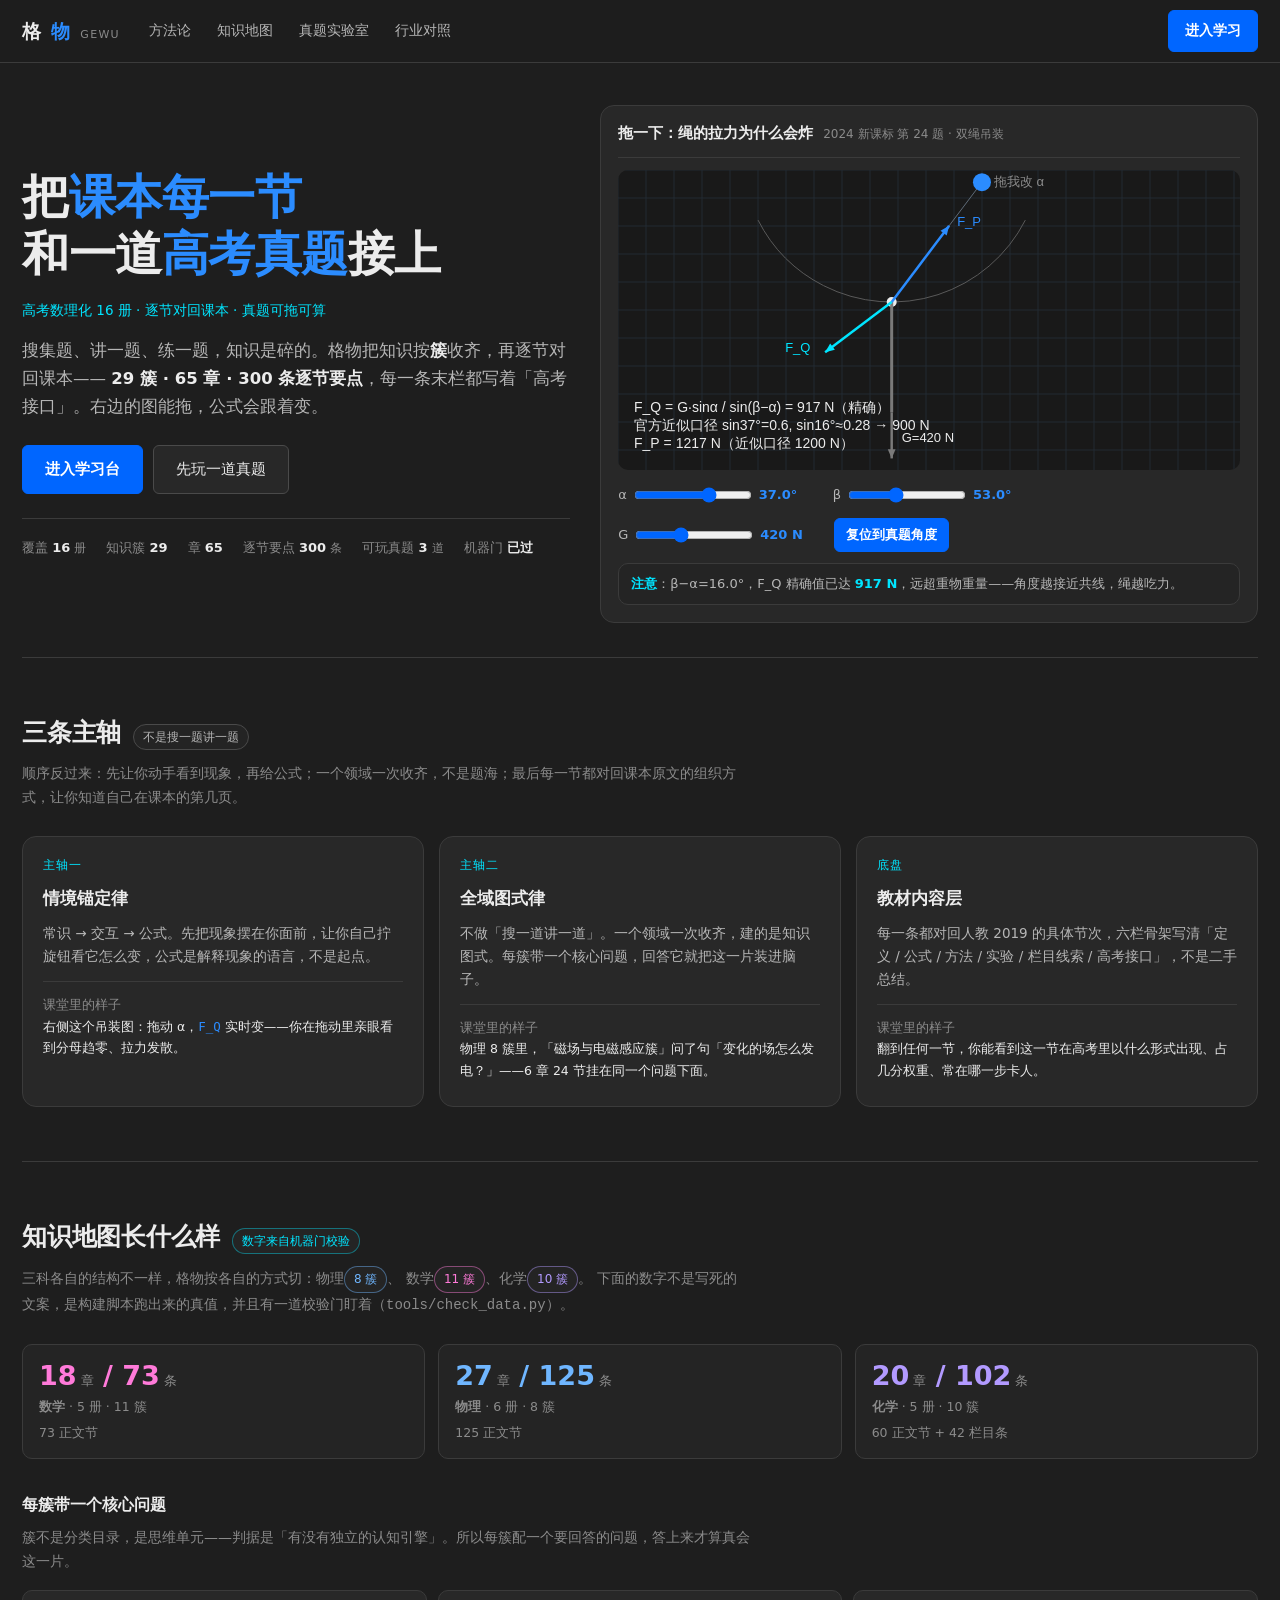
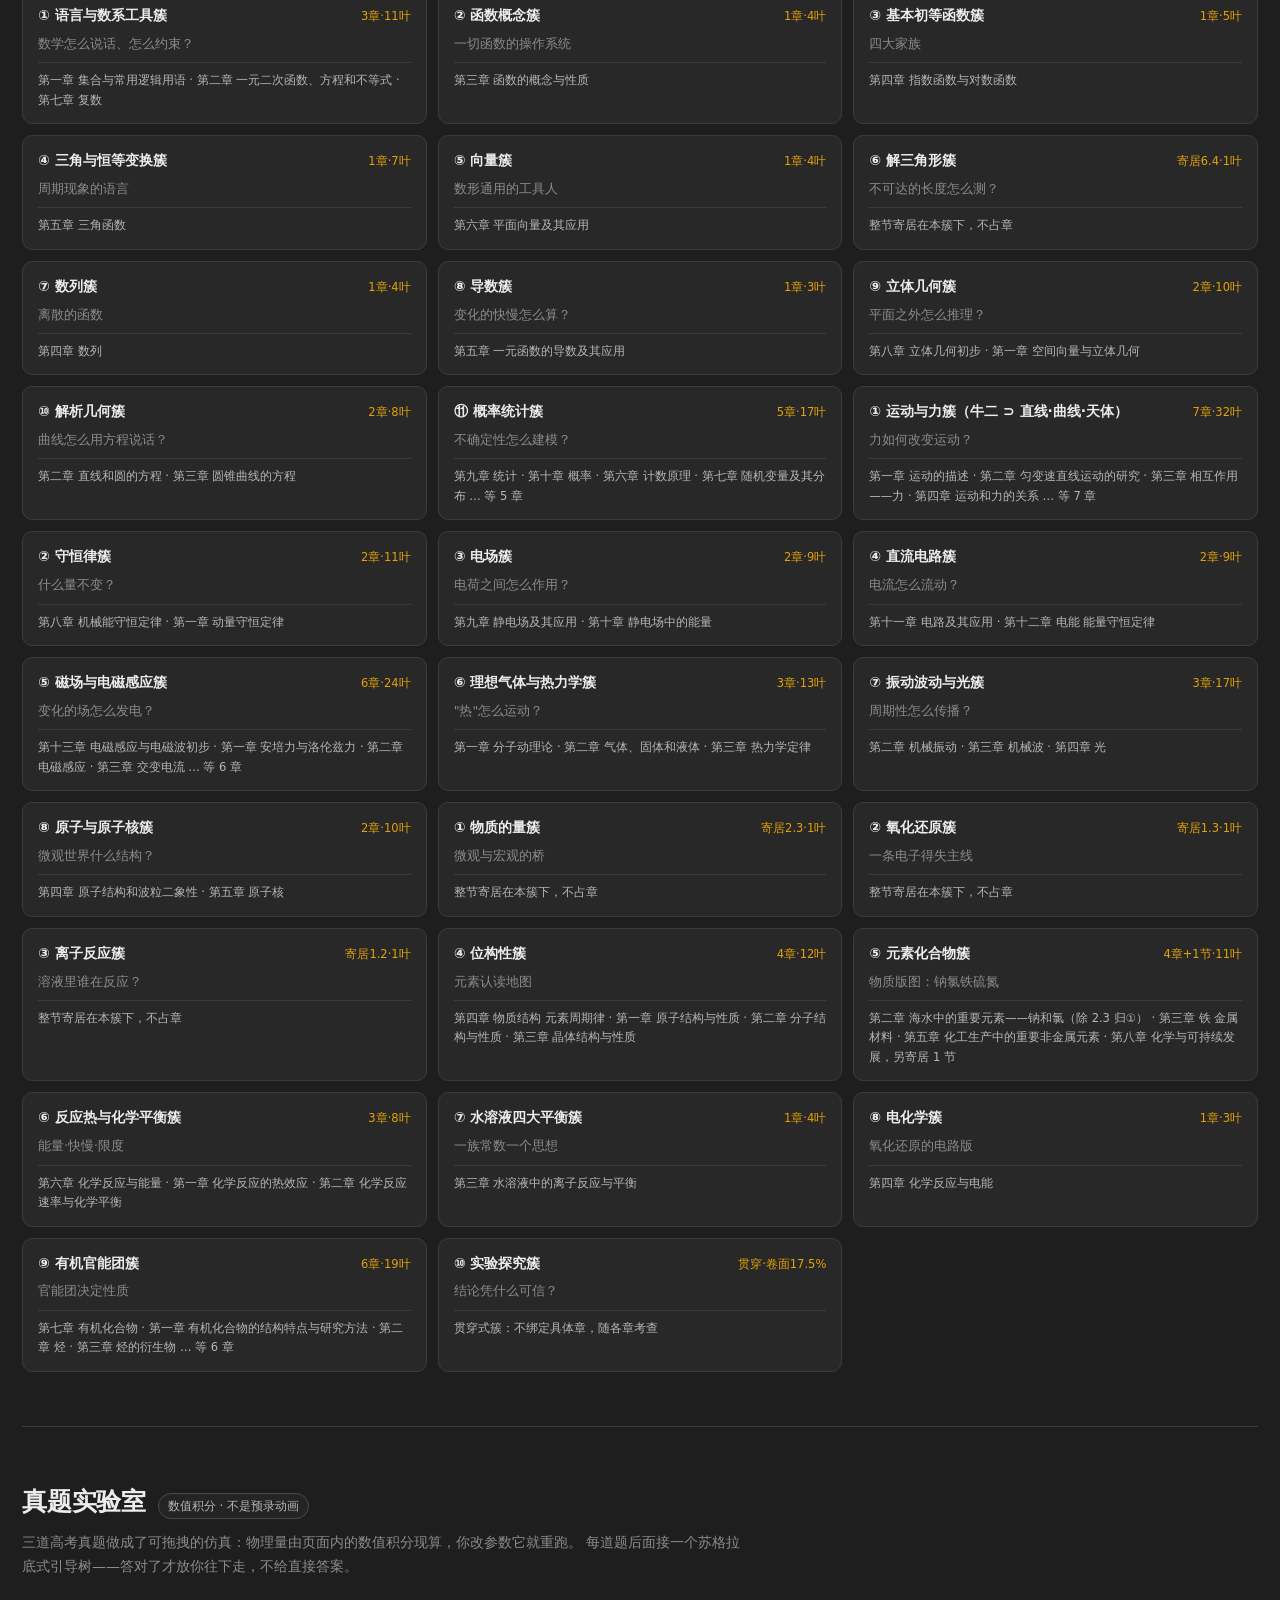
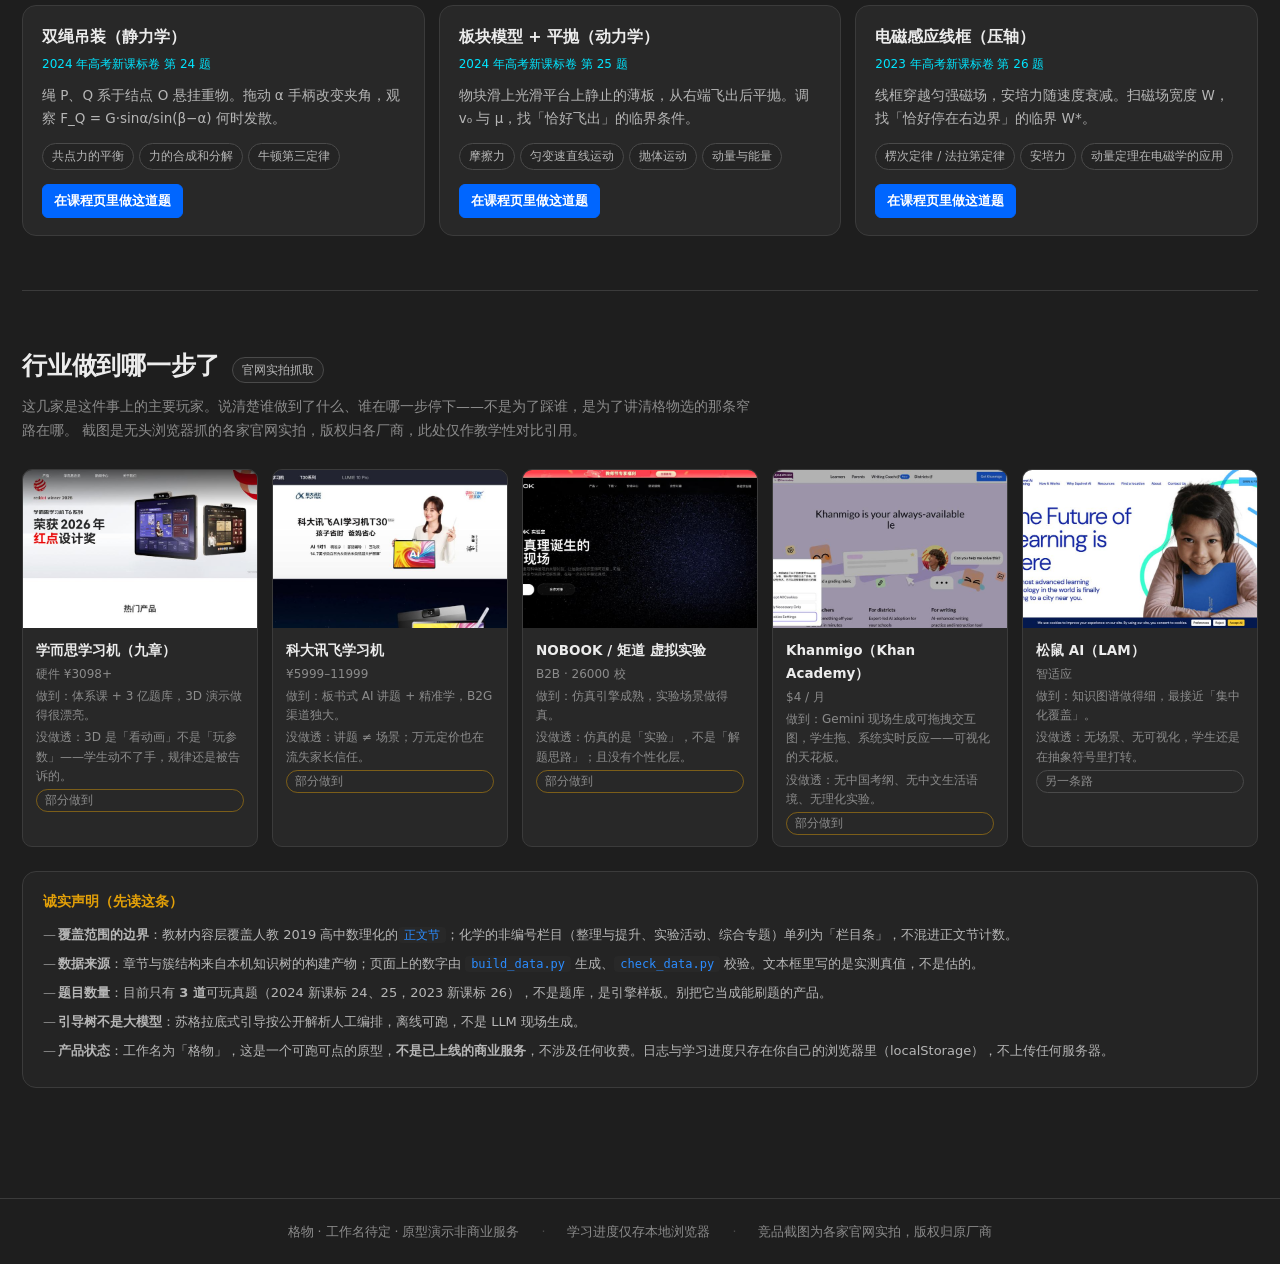
<file: index.html>
<!DOCTYPE html>
<html lang="zh-CN">
<head>
<meta charset="UTF-8">
<meta name="viewport" content="width=device-width, initial-scale=1.0">
<title>格物 · 高中数理化的知识地图与真题实验室</title>
<meta name="description" content="人教 2019 全 16 册 · 29 簇 · 65 章 · 300 条逐节要点，配三道高考真题的可拖拽交互实验。">
<link rel="icon" href="favicon.svg" type="image/svg+xml">
<link rel="stylesheet" href="vendor/katex/katex.min.css">
<link rel="stylesheet" href="assets/site.css">
<style>
  /* ── 落地页专用 ── */
  .wrap { max-width: var(--shell); margin: 0 auto; padding: 0 22px; }

  .hero {
    display: grid; grid-template-columns: minmax(0, 5fr) minmax(0, 6fr);
    gap: 30px; align-items: center;
    padding: 42px 0 34px;
    border-bottom: 1px solid var(--line);
  }
  @media (max-width: 1020px) { .hero { grid-template-columns: 1fr; padding-top: 26px; } }

  h1 {
    font-size: clamp(30px, 4.4vw, 47px); line-height: 1.22;
    font-weight: 700; letter-spacing: -.01em; margin-bottom: 16px;
  }
  h1 .hl { color: var(--accent-2); }
  .scope { font-size: 13.5px; color: var(--signal); margin-bottom: 15px; }
  .lede { font-size: 16.5px; color: var(--ink-2); max-width: 34em; }
  .lede b { color: var(--ink); font-weight: 600; }

  .cta-row { display: flex; gap: 10px; flex-wrap: wrap; margin-top: 24px; align-items: center; }
  .cta-row .btn { padding: 11px 22px; font-size: 15px; }

  .statline {
    display: flex; flex-wrap: wrap; gap: 6px 20px; margin-top: 24px;
    padding-top: 18px; border-top: 1px solid var(--line);
    font-size: 13px; color: var(--dim);
  }
  .statline b { color: var(--ink); font-weight: 700; font-variant-numeric: tabular-nums; }
  .statline .u { color: var(--dim); font-size: 12px; }

  /* 交互台 */
  .bench {
    background: var(--panel); border: 1px solid var(--line);
    border-radius: var(--r-3); padding: 15px 17px 17px;
  }
  .bench-head {
    display: flex; align-items: baseline; gap: 10px; flex-wrap: wrap;
    margin-bottom: 12px; padding-bottom: 11px; border-bottom: 1px solid var(--line);
  }
  .bench-head h2 { font-size: 15px; font-weight: 700; }
  .bench-head .sub { font-size: 12px; color: var(--dim); }

  .bench canvas { display: block; width: 100%; background: #191919; border-radius: var(--r-2); touch-action: none; }

  .controls { display: flex; flex-wrap: wrap; gap: 10px 16px; margin-top: 12px; align-items: center; font-size: 13px; }
  .controls label { display: flex; align-items: center; gap: 7px; color: var(--ink-2); }
  .controls input[type=range] { width: 118px; accent-color: var(--accent); }
  .controls .val { min-width: 58px; color: var(--accent-2); font-weight: 600; font-variant-numeric: tabular-nums; }
  .controls select {
    font: inherit; background: var(--bg-2); color: var(--ink);
    border: 1px solid var(--line-2); border-radius: var(--r-1); padding: 5px 8px;
  }
  .verdict {
    margin-top: 11px; padding: 9px 12px; border-radius: var(--r-2);
    background: var(--bg-2); border: 1px solid var(--line);
    font-size: 13px; color: var(--ink-2); line-height: 1.65;
  }
  .verdict b { color: var(--signal); font-weight: 600; }

  /* 章节 */
  section.sec { padding: 54px 0; border-bottom: 1px solid var(--line); }
  section.sec:last-of-type { border-bottom: 0; }
  .sec-head { display: flex; align-items: baseline; gap: 12px; flex-wrap: wrap; margin-bottom: 8px; }
  h2.sec-t { font-size: 25px; font-weight: 700; letter-spacing: -.01em; }
  .sec-sub { font-size: 14px; color: var(--dim); max-width: 52em; margin-bottom: 26px; line-height: 1.7; }

  /* 三主轴卡 */
  .axes { display: grid; grid-template-columns: repeat(auto-fit, minmax(268px, 1fr)); gap: 15px; }
  .axis {
    background: var(--panel); border: 1px solid var(--line);
    border-radius: var(--r-3); padding: 19px 20px;
  }
  .axis h3 { font-size: 16.5px; margin-bottom: 9px; }
  .axis .tag { font-size: 11.5px; color: var(--signal); letter-spacing: .1em; margin-bottom: 10px; }
  .axis p { font-size: 13.5px; color: var(--ink-2); }
  .axis dl { margin-top: 13px; padding-top: 12px; border-top: 1px solid var(--line); font-size: 12.5px; }
  .axis dt { color: var(--dim); }
  .axis dd { color: var(--ink); margin-bottom: 6px; }
  .axis dd .mono { font-family: var(--mono); color: var(--accent-2); }

  /* 数据条 */
  .layers { display: grid; grid-template-columns: repeat(auto-fit, minmax(190px, 1fr)); gap: 13px; margin-top: 6px; }
  .layer {
    background: var(--bg-2); border: 1px solid var(--line); border-radius: var(--r-2);
    padding: 15px 16px;
  }
  .layer .n { font-size: 27px; font-weight: 700; font-variant-numeric: tabular-nums; line-height: 1.15; }
  .layer .n small { font-size: 13px; color: var(--dim); font-weight: 400; margin-left: 4px; }
  .layer .lb { font-size: 12.5px; color: var(--dim); margin-top: 5px; }
  .layer.math .n { color: var(--m); }
  .layer.phys .n { color: var(--p); }
  .layer.chem .n { color: var(--c); }

  /* 簇表 */
  .clusters { display: grid; grid-template-columns: repeat(auto-fit, minmax(310px, 1fr)); gap: 11px; }
  .cbox { background: var(--panel); border: 1px solid var(--line); border-radius: var(--r-2); padding: 13px 15px; }
  .cbox .top { display: flex; align-items: baseline; justify-content: space-between; gap: 10px; }
  .cbox .nm { font-size: 14px; font-weight: 600; }
  .cbox .ct { font-size: 11.5px; color: var(--warn); white-space: nowrap; }
  .cbox .q { font-size: 12.5px; color: var(--dim); margin-top: 5px; }
  .cbox .ch { font-size: 11.5px; color: var(--ink-2); margin-top: 8px; padding-top: 8px; border-top: 1px solid var(--line); }

  /* 竞品墙 */
  .wall { display: grid; grid-template-columns: repeat(auto-fit, minmax(232px, 1fr)); gap: 14px; }
  .shot { background: var(--panel); border: 1px solid var(--line); border-radius: var(--r-2); overflow: hidden; }
  .shot img { display: block; width: 100%; height: 158px; object-fit: cover; object-position: top center; }
  .shot .cap { padding: 11px 13px; }
  .shot .cap b { font-size: 13.5px; display: block; }
  .shot .cap span { font-size: 12px; color: var(--dim); display: block; margin-top: 3px; line-height: 1.6; }
  .shot .st { font-size: 11.5px; margin-top: 7px; display: inline-block; padding: 1px 8px; border-radius: 999px; }
  .st.done { color: var(--ok); border: 1px solid rgba(47,191,113,.45); }
  .st.part { color: var(--warn); border: 1px solid rgba(227,160,8,.45); }
  .st.gap { color: var(--dim); border: 1px solid var(--line-2); }

  /* 实验室列表 */
  .labs { display: grid; grid-template-columns: repeat(auto-fit, minmax(292px, 1fr)); gap: 14px; }
  .labcard {
    background: var(--panel); border: 1px solid var(--line); border-radius: var(--r-3);
    padding: 17px 19px; display: flex; flex-direction: column;
  }
  .labcard h3 { font-size: 16px; margin-bottom: 4px; }
  .labcard .exam { font-size: 12px; color: var(--signal); margin-bottom: 10px; }
  .labcard p { font-size: 13.5px; color: var(--ink-2); flex: 1 1 auto; }
  .labcard .covers { display: flex; flex-wrap: wrap; gap: 5px; margin: 13px 0 14px; }
  .labcard .go { align-self: flex-start; }

  /* 边界声明 */
  .honest {
    background: var(--bg-2); border: 1px solid var(--line);
    border-radius: var(--r-3); padding: 18px 20px; margin-top: 24px;
  }
  .honest h3 { font-size: 14px; margin-bottom: 10px; color: var(--warn); }
  .honest ul { list-style: none; font-size: 13px; color: var(--ink-2); }
  .honest li { padding-left: 15px; position: relative; margin-bottom: 7px; line-height: 1.7; }
  .honest li::before { content: "—"; position: absolute; left: 0; color: var(--dim); }
  .honest code {
    font-family: var(--mono); font-size: 12px; color: var(--accent-2);
    background: var(--panel); padding: 1px 6px; border-radius: 4px;
  }
</style>
</head>
<body>
<a class="skip" href="#main">跳到主内容</a>

<nav class="topbar">
  <a class="brand" href="index.html">格<span class="mark">物</span> <em>GEWU</em></a>
  <span class="navlinks">
    <a href="#axes">方法论</a>
    <a href="#layers">知识地图</a>
    <a href="#labs">真题实验室</a>
    <a href="#vs">行业对照</a>
  </span>
  <span class="spacer"></span>
  <a class="btn primary" href="app.html">进入学习</a>
</nav>

<main id="main">
<div class="wrap">

  <!-- ══════════ HERO ══════════ -->
  <header class="hero">
    <div>
      <h1>把<span class="hl">课本每一节</span><br>和一道<span class="hl">高考真题</span>接上</h1>
      <p class="scope">高考数理化 16 册 · 逐节对回课本 · 真题可拖可算</p>
      <p class="lede">
        搜集题、讲一题、练一题，知识是碎的。格物把知识按<b>簇</b>收齐，再逐节对回课本——
        <b>29 簇 · 65 章 · 300 条逐节要点</b>，每一条末栏都写着「高考接口」。右边的图能拖，公式会跟着变。
      </p>
      <div class="cta-row">
        <a class="btn primary" href="app.html">进入学习台</a>
        <a class="btn" href="#labs">先玩一道真题</a>
      </div>
      <div class="statline">
        <span>覆盖 <b>16</b> <span class="u">册</span></span>
        <span>知识簇 <b>29</b></span>
        <span>章 <b>65</b></span>
        <span>逐节要点 <b>300</b> <span class="u">条</span></span>
        <span>可玩真题 <b>3</b> <span class="u">道</span></span>
        <span>机器门 <b id="gateLine">校验中</b></span>
      </div>
    </div>

    <div class="bench" id="heroBench">
      <div class="bench-head">
        <h2>拖一下：绳的拉力为什么会炸</h2>
        <span class="sub">2024 新课标 第 24 题 · 双绳吊装</span>
      </div>
      <!-- 交互台由 assets/interactive.js 的紧凑模式装配（canvas + 控件 + 结论） -->
    </div>
  </header>

  <!-- ══════════ 方法论 ══════════ -->
  <section class="sec" id="axes">
    <div class="sec-head">
      <h2 class="sec-t">三条主轴</h2>
      <span class="chip">不是搜一题讲一题</span>
    </div>
    <p class="sec-sub">
      顺序反过来：先让你动手看到现象，再给公式；一个领域一次收齐，不是题海；最后每一节都对回课本原文的组织方式，让你知道自己在课本的第几页。
    </p>
    <div class="axes">
      <div class="axis">
        <p class="tag">主轴一</p>
        <h3>情境锚定律</h3>
        <p>常识 → 交互 → 公式。先把现象摆在你面前，让你自己拧旋钮看它怎么变，公式是解释现象的语言，不是起点。</p>
        <dl>
          <dt>课堂里的样子</dt>
          <dd>右侧这个吊装图：拖动 α，<span class="mono">F_Q</span> 实时变——你在拖动里亲眼看到分母趋零、拉力发散。</dd>
        </dl>
      </div>
      <div class="axis">
        <p class="tag">主轴二</p>
        <h3>全域图式律</h3>
        <p>不做「搜一道讲一道」。一个领域一次收齐，建的是知识图式。每簇带一个核心问题，回答它就把这一片装进脑子。</p>
        <dl>
          <dt>课堂里的样子</dt>
          <dd>物理 8 簇里，「磁场与电磁感应簇」问了句「变化的场怎么发电？」——6 章 24 节挂在同一个问题下面。</dd>
        </dl>
      </div>
      <div class="axis">
        <p class="tag">底盘</p>
        <h3>教材内容层</h3>
        <p>每一条都对回人教 2019 的具体节次，六栏骨架写清「定义 / 公式 / 方法 / 实验 / 栏目线索 / 高考接口」，不是二手总结。</p>
        <dl>
          <dt>课堂里的样子</dt>
          <dd>翻到任何一节，你能看到这一节在高考里以什么形式出现、占几分权重、常在哪一步卡人。</dd>
        </dl>
      </div>
    </div>
  </section>

  <!-- ══════════ 知识地图 ══════════ -->
  <section class="sec" id="layers">
    <div class="sec-head">
      <h2 class="sec-t">知识地图长什么样</h2>
      <span class="chip signal">数字来自机器门校验</span>
    </div>
    <p class="sec-sub">
      三科各自的结构不一样，格物按各自的方式切：物理<span class="chip phys">8 簇</span>、
      数学<span class="chip math">11 簇</span>、化学<span class="chip chem">10 簇</span>。
      下面的数字不是写死的文案，是构建脚本跑出来的真值，并且有一道校验门盯着（<code>tools/check_data.py</code>）。
    </p>
    <div class="layers" id="layerCards"></div>

    <h3 style="margin-top:32px;font-size:16px;">每簇带一个核心问题</h3>
    <p class="sec-sub" style="margin:8px 0 16px;">
      簇不是分类目录，是思维单元——判据是「有没有独立的认知引擎」。所以每簇配一个要回答的问题，答上来才算真会这一片。
    </p>
    <div class="clusters" id="clusterGrid"></div>
  </section>

  <!-- ══════════ 实验室 ══════════ -->
  <section class="sec" id="labs">
    <div class="sec-head">
      <h2 class="sec-t">真题实验室</h2>
      <span class="chip">数值积分 · 不是预录动画</span>
    </div>
    <p class="sec-sub">
      三道高考真题做成了可拖拽的仿真：物理量由页面内的数值积分现算，你改参数它就重跑。
      每道题后面接一个苏格拉底式引导树——答对了才放你往下走，不给直接答案。
    </p>
    <div class="labs" id="labGrid"></div>
  </section>

  <!-- ══════════ 行业对照 ══════════ -->
  <section class="sec" id="vs">
    <div class="sec-head">
      <h2 class="sec-t">行业做到哪一步了</h2>
      <span class="chip">官网实拍抓取</span>
    </div>
    <p class="sec-sub">
      这几家是这件事上的主要玩家。说清楚谁做到了什么、谁在哪一步停下——不是为了踩谁，是为了讲清格物选的那条窄路在哪。
      截图是无头浏览器抓的各家官网实拍，版权归各厂商，此处仅作教学性对比引用。
    </p>
    <div class="wall" id="vsWall"></div>

    <div class="honest">
      <h3>诚实声明（先读这条）</h3>
      <ul>
        <li><b>覆盖范围的边界</b>：教材内容层覆盖人教 2019 高中数理化的<code>正文节</code>；化学的非编号栏目（整理与提升、实验活动、综合专题）单列为「栏目条」，不混进正文节计数。</li>
        <li><b>数据来源</b>：章节与簇结构来自本机知识树的构建产物；页面上的数字由 <code>build_data.py</code> 生成、<code>check_data.py</code> 校验。文本框里写的是实测真值，不是估的。</li>
        <li><b>题目数量</b>：目前只有 <b>3 道</b>可玩真题（2024 新课标 24、25，2023 新课标 26），不是题库，是引擎样板。别把它当成能刷题的产品。</li>
        <li><b>引导树不是大模型</b>：苏格拉底式引导按公开解析人工编排，离线可跑，不是 LLM 现场生成。</li>
        <li><b>产品状态</b>：工作名为「格物」，这是一个可跑可点的原型，<b>不是已上线的商业服务</b>，不涉及任何收费。日志与学习进度只存在你自己的浏览器里（localStorage），不上传任何服务器。</li>
      </ul>
    </div>
  </section>

</div>
</main>

<footer class="site-footer">
  <span>格物 · 工作名待定 · 原型演示非商业服务</span>
  <span class="dot">·</span>
  <span>学习进度仅存本地浏览器</span>
  <span class="dot">·</span>
  <span>竞品截图为各家官网实拍，版权归原厂商</span>
</footer>

<script src="vendor/katex/katex.min.js"></script>
<script src="vendor/katex/auto-render.min.js"></script>
<script src="assets/interactive.js"></script>
<script src="assets/summary.js"></script>
<script src="assets/landing.js"></script>
</body>
</html>
</file>
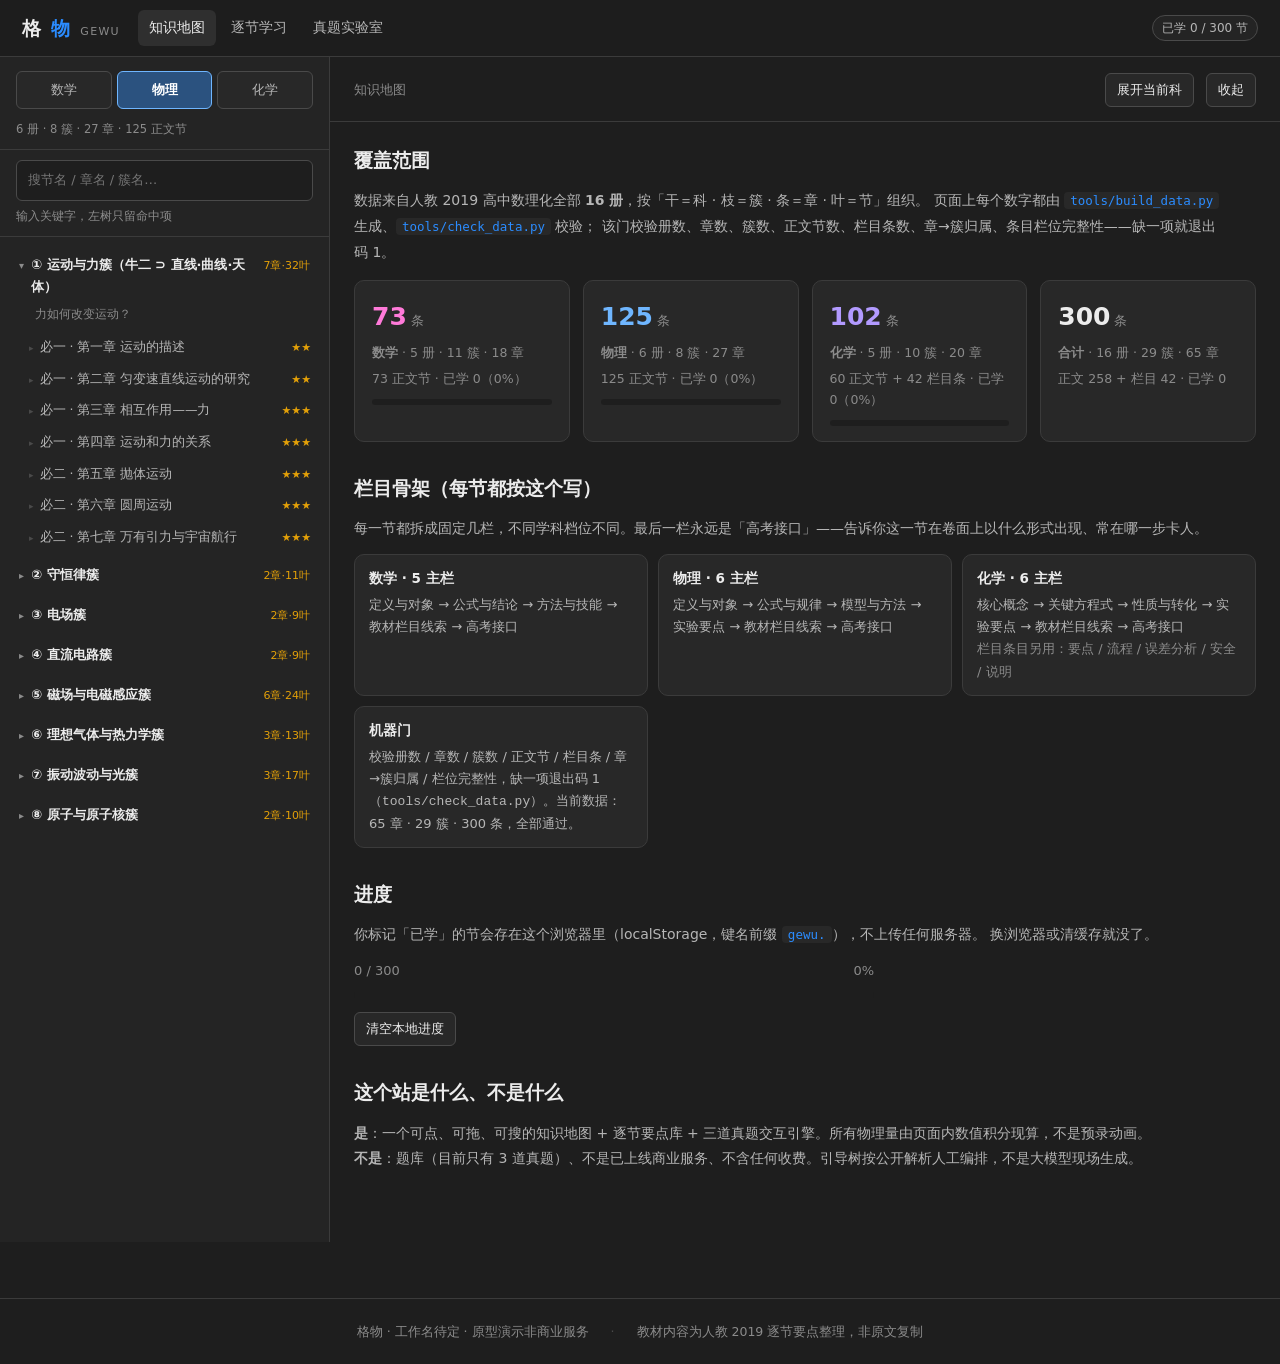
<file: app.html>
<!DOCTYPE html>
<html lang="zh-CN">
<head>
<meta charset="UTF-8">
<meta name="viewport" content="width=device-width, initial-scale=1.0">
<title>学习台 · 格物</title>
<meta name="description" content="人教 2019 全 16 册逐节要点（29 簇 / 65 章 / 300 条）+ 三道高考真题可拖拽实验，进度存在本地浏览器。">
<link rel="icon" href="favicon.svg" type="image/svg+xml">
<link rel="stylesheet" href="vendor/katex/katex.min.css">
<link rel="stylesheet" href="assets/site.css">
<style>
  .shell { display: grid; grid-template-columns: 330px minmax(0, 1fr); gap: 0; min-height: calc(100vh - 57px); }
  @media (max-width: 1040px) { .shell { grid-template-columns: 1fr; } }

  /* ── 左：知识树 ── */
  .sidebar {
    border-right: 1px solid var(--line); background: var(--bg-2);
    display: flex; flex-direction: column; min-height: 0;
  }
  .side-head { padding: 14px 16px 10px; border-bottom: 1px solid var(--line); }
  .subj-tabs { display: flex; gap: 5px; margin-bottom: 11px; }
  .subj-tabs .tab {
    flex: 1 1 auto; font: inherit; font-size: 13px; padding: 7px 6px;
    border: 1px solid var(--line-2); background: var(--panel); color: var(--ink-2);
    border-radius: var(--r-1); cursor: pointer;
  }
  .subj-tabs .tab:hover { color: var(--ink); }
  .subj-tabs .tab[aria-selected="true"] { font-weight: 700; color: #fff; }
  .subj-tabs .tab[data-s="数学"][aria-selected="true"] { background: #7a3c68; border-color: var(--m); }
  .subj-tabs .tab[data-s="物理"][aria-selected="true"] { background: #2b527f; border-color: var(--p); }
  .subj-tabs .tab[data-s="化学"][aria-selected="true"] { background: #574486; border-color: var(--c); }
  .subj-meta { font-size: 11.5px; color: var(--dim); }

  .search { padding: 10px 16px; border-bottom: 1px solid var(--line); }
  .search input {
    width: 100%; font: inherit; font-size: 13px;
    background: var(--bg); border: 1px solid var(--line-2); color: var(--ink);
    border-radius: var(--r-1); padding: 8px 11px;
  }
  .search .hint { font-size: 11.5px; color: var(--dim); margin-top: 6px; }

  #tree { overflow: auto; flex: 1 1 auto; padding: 10px 10px 40px; }
  #tree::-webkit-scrollbar { width: 9px; }
  #tree::-webkit-scrollbar-thumb { background: var(--line-2); border-radius: 9px; }

  .tnode-cluster { margin-bottom: 4px; }
  .tnode-cluster > summary {
    display: flex; align-items: baseline; gap: 7px;
    padding: 7px 9px; border-radius: var(--r-1); cursor: pointer;
    font-size: 13px; font-weight: 600; color: var(--ink);
    list-style: none;
  }
  .tnode-cluster > summary::-webkit-details-marker { display: none; }
  .tnode-cluster > summary:hover { background: var(--panel); }
  .tnode-cluster > summary::before { content: "▸"; color: var(--dim); font-size: 10px; }
  .tnode-cluster[open] > summary::before { content: "▾"; }
  .tnode-cluster .cl-meta { font-size: 11px; color: var(--warn); font-weight: 400; margin-left: auto; white-space: nowrap; }
  .tnode-cluster .cl-q { font-size: 11.5px; color: var(--dim); padding: 0 9px 6px 25px; font-weight: 400; }

  .tnode-chap { margin-left: 11px; }
  .tnode-chap > summary {
    display: flex; align-items: baseline; gap: 6px;
    padding: 5px 8px; border-radius: var(--r-1); cursor: pointer;
    font-size: 12.5px; color: var(--ink-2); list-style: none;
  }
  .tnode-chap > summary::-webkit-details-marker { display: none; }
  .tnode-chap > summary:hover { background: var(--panel); color: var(--ink); }
  .tnode-chap > summary::before { content: "▸"; color: var(--line-2); font-size: 9px; }
  .tnode-chap[open] > summary::before { content: "▾"; }
  .tnode-chap .st { font-size: 11px; color: var(--warn); margin-left: auto; white-space: nowrap; }
  .tnode-chap .cl { font-size: 10.5px; color: var(--line-2); }

  .leaf-list { margin: 2px 0 7px 22px; }
  .leaf-item {
    display: block; width: 100%; text-align: left;
    font: inherit; font-size: 12.5px; line-height: 1.55;
    background: transparent; border: 0; box-shadow: inset 2px 0 0 var(--line);
    color: var(--dim); padding: 4px 8px; cursor: pointer; border-radius: 0 var(--r-1) var(--r-1) 0;
  }
  .leaf-item:hover { color: var(--ink); background: var(--panel); box-shadow: inset 2px 0 0 var(--accent-2); }
  .leaf-item[aria-current="true"] { color: var(--ink); background: var(--panel-2); box-shadow: inset 2px 0 0 var(--signal); }
  .leaf-item .num { color: var(--line-2); margin-right: 5px; font-variant-numeric: tabular-nums; }
  .leaf-item.done .num { color: var(--ok); }
  .leaf-item.done::after { content: " ✓"; color: var(--ok); font-size: 11px; }
  .leaf-item.extra { font-style: italic; }

  /* ── 右：内容区 ── */
  .content { min-width: 0; display: flex; flex-direction: column; }
  .app-head {
    padding: 16px 24px 14px; border-bottom: 1px solid var(--line);
    display: flex; align-items: center; gap: 12px; flex-wrap: wrap;
  }
  .crust { font-size: 12.5px; color: var(--dim); }
  .crust b { color: var(--ink-2); font-weight: 600; }
  .app-main { padding: 22px 24px 70px; overflow: auto; flex: 1 1 auto; }

  .pane { display: none; }
  .pane.on { display: block; }

  /* 课程页 */
  .lesson-head { border-bottom: 1px solid var(--line); padding-bottom: 16px; margin-bottom: 20px; }
  .lesson-title { font-size: 25px; font-weight: 700; letter-spacing: -.01em; line-height: 1.35; }
  .lesson-num { color: var(--accent-2); font-variant-numeric: tabular-nums; margin-right: 9px; }
  .lesson-meta { display: flex; flex-wrap: wrap; gap: 6px; margin-top: 11px; align-items: center; }
  .lesson-meta .srcline { font-size: 12px; color: var(--dim); margin-left: auto; }

  .fields { display: flex; flex-direction: column; gap: 15px; }
  .fld {
    display: grid; grid-template-columns: 108px minmax(0, 1fr); gap: 14px;
    padding: 15px 17px; background: var(--panel);
    border: 1px solid var(--line); border-radius: var(--r-2);
  }
  @media (max-width: 720px) { .fld { grid-template-columns: 1fr; gap: 7px; } }
  .fld-l { font-size: 13px; font-weight: 700; color: var(--signal); }
  .fld-v { font-size: 14px; line-height: 1.85; color: var(--ink-2); }
  .fld-v b { color: var(--ink); font-weight: 600; }
  .fld.hl { border-color: rgba(0, 229, 255, .4); background: rgba(0, 229, 255, .035); }
  .fld.hl .fld-l { color: #fff; }

  .lesson-actions { display: flex; gap: 10px; flex-wrap: wrap; margin-top: 22px; align-items: center; }
  .lesson-actions .note { font-size: 12.5px; color: var(--dim); }

  /* 空态 / 占位 */
  .empty {
    padding: 40px 8px; text-align: center; color: var(--dim); font-size: 14px; line-height: 1.9;
  }
  .empty b { color: var(--ink-2); }

  /* 知识地图总览 */
  .ov-grid { display: grid; grid-template-columns: repeat(auto-fit, minmax(210px, 1fr)); gap: 13px; }
  .ov {
    background: var(--panel); border: 1px solid var(--line);
    border-radius: var(--r-2); padding: 15px 17px;
  }
  .ov .big { font-size: 25px; font-weight: 700; font-variant-numeric: tabular-nums; }
  .ov .big small { font-size: 12.5px; color: var(--dim); font-weight: 400; margin-left: 4px; }
  .ov .lb { font-size: 12.5px; color: var(--dim); margin-top: 4px; }
  .ov.math .big { color: var(--m); }
  .ov.phys .big { color: var(--p); }
  .ov.chem .big { color: var(--c); }

  .bar-wrap { margin-top: 10px; height: 6px; background: var(--bg); border-radius: 999px; overflow: hidden; }
  .bar { height: 100%; background: var(--ok); width: 0; }

  .sec-t { font-size: 19px; font-weight: 700; margin: 30px 0 12px; }
  .sec-t:first-child { margin-top: 0; }
  .prose { font-size: 14px; color: var(--ink-2); line-height: 1.85; max-width: 62em; }
  .prose code {
    font-family: var(--mono); font-size: 12.5px; color: var(--accent-2);
    background: var(--panel); padding: 1px 6px; border-radius: 4px;
  }
  .kv { display: grid; grid-template-columns: repeat(auto-fit, minmax(240px, 1fr)); gap: 10px; margin-top: 12px; }
  .kv div { background: var(--panel); border: 1px solid var(--line); border-radius: var(--r-2); padding: 12px 14px; font-size: 13px; color: var(--ink-2); }
  .kv b { display: block; color: var(--ink); font-size: 13.5px; margin-bottom: 4px; }

  .lab-tabs { display: flex; gap: 7px; flex-wrap: wrap; margin-bottom: 15px; }
  .lab-tabs .lt {
    font: inherit; font-size: 13.5px; padding: 8px 15px;
    border: 1px solid var(--line-2); background: var(--panel); color: var(--ink-2);
    border-radius: var(--r-1); cursor: pointer;
  }
  .lab-tabs .lt[aria-selected="true"] { background: var(--accent); border-color: var(--accent); color: #fff; font-weight: 600; }
  .lab-body { display: grid; grid-template-columns: minmax(0, 7fr) minmax(0, 5fr); gap: 15px; align-items: start; }
  @media (max-width: 1180px) { .lab-body { grid-template-columns: 1fr; } }
  #labHost { display: contents; }
</style>
</head>
<body>
<a class="skip" href="#lessonPane">跳到课程内容</a>

<nav class="topbar">
  <a class="brand" href="index.html">格<span class="mark">物</span> <em>GEWU</em></a>
  <span class="navlinks" id="viewTabs">
    <a href="#" data-view="map" aria-current="page">知识地图</a>
    <a href="#" data-view="learn">逐节学习</a>
    <a href="#" data-view="lab">真题实验室</a>
  </span>
  <span class="spacer"></span>
  <span class="chip" id="progressBadge">已学 0 / 0 节</span>
</nav>

<div class="shell">
  <!-- ══════ 左栏：知识树 ══════ -->
  <aside class="sidebar">
    <div class="side-head">
      <div class="subj-tabs" role="tablist" id="subjTabs"></div>
      <div class="subj-meta" id="subjMeta"></div>
    </div>
    <div class="search">
      <input id="q" type="search" placeholder="搜节名 / 章名 / 簇名…" aria-label="搜索课程内容">
      <div class="hint" id="qHint">输入关键字，左树只留命中项</div>
    </div>
    <nav id="tree" aria-label="课程知识树"></nav>
  </aside>

  <!-- ══════ 右栏：内容 ══════ -->
  <main class="content">
    <div class="app-head">
      <span class="crust" id="crust">知识地图</span>
      <span class="spacer"></span>
      <button class="btn small" id="expandAll">展开当前科</button>
      <button class="btn small" id="collapseAll">收起</button>
    </div>

    <div class="app-main">
      <!-- 知识地图 -->
      <section class="pane on" id="mapPane">
        <h2 class="sec-t">覆盖范围</h2>
        <p class="prose">
          数据来自人教 2019 高中数理化全部 <b>16 册</b>，按「干＝科 · 枝＝簇 · 条＝章 · 叶＝节」组织。
          页面上每个数字都由 <code>tools/build_data.py</code> 生成、<code>tools/check_data.py</code> 校验；
          该门校验册数、章数、簇数、正文节数、栏目条数、章→簇归属、条目栏位完整性——缺一项就退出码 1。
        </p>
        <div class="ov-grid" id="ovGrid" style="margin-top:14px;"></div>

        <h2 class="sec-t">栏目骨架（每节都按这个写）</h2>
        <p class="prose">
          每一节都拆成固定几栏，不同学科档位不同。最后一栏永远是「高考接口」——告诉你这一节在卷面上以什么形式出现、常在哪一步卡人。
        </p>
        <div class="kv" id="fieldMap"></div>

        <h2 class="sec-t">进度</h2>
        <p class="prose">
          你标记「已学」的节会存在这个浏览器里（localStorage，键名前缀 <code>gewu.</code>），不上传任何服务器。
          换浏览器或清缓存就没了。
        </p>
        <div style="margin-top:12px;max-width:520px;">
          <div style="display:flex;justify-content:space-between;font-size:13px;color:var(--dim);">
            <span id="progLabel">0 / 0</span><span id="progPct">0%</span>
          </div>
          <div class="bar-wrap"><div class="bar" id="progBar"></div></div>
        </div>
        <div style="margin-top:14px;"><button class="btn small" id="clearProgress">清空本地进度</button></div>

        <h2 class="sec-t">这个站是什么、不是什么</h2>
        <div class="prose">
          <p><b>是</b>：一个可点、可拖、可搜的知识地图 + 逐节要点库 + 三道真题交互引擎。所有物理量由页面内数值积分现算，不是预录动画。</p>
          <p><b>不是</b>：题库（目前只有 3 道真题）、不是已上线商业服务、不含任何收费。引导树按公开解析人工编排，不是大模型现场生成。</p>
        </div>
      </section>

      <!-- 逐节学习 -->
      <section class="pane" id="learnPane">
        <div id="lesson"></div>
      </section>

      <!-- 实验室 -->
      <section class="pane" id="labPane">
        <div class="lab-tabs" id="labTabs" role="tablist"></div>
        <div class="lab-body" id="labHost"></div>
        <p class="prose" style="margin-top:18px;">
          这三道题各自绑定了它考的教材节（做完可以点回去看那一节的六栏要点）。仿真里的物理量与理论解一致：
          静力学的 <code>F_Q=G·sinα/sin(β−α)</code>、板块模型的动量守恒与动能定理、电磁感应的动量定理 <code>Δv=B²L²·Δx/(mR)</code>。
        </p>
      </section>
    </div>
  </main>
</div>

<footer class="site-footer">
  <span>格物 · 工作名待定 · 原型演示非商业服务</span>
  <span class="dot">·</span>
  <span>教材内容为人教 2019 逐节要点整理，非原文复制</span>
</footer>

<script src="vendor/katex/katex.min.js"></script>
<script src="vendor/katex/auto-render.min.js"></script>
<script src="assets/interactive.js"></script>
<script src="assets/curriculum.js"></script>
<script src="assets/app.js"></script>
</body>
</html>
</file>
<file: assets/site.css>
/* 格物 · 站点公共层：设计令牌 + 顶栏 + 页脚 + 基础控件
   主题：Tech Innovation（深灰 #1e1e1e 底 / 电蓝 #0066ff 动作色 / 霓虹青 #00ffff 信号色）
   字体栈：DejaVu Sans 需求 → 落到系统可用的等效无衬线，中文回退 PingFang SC */

:root {
  --bg: #1e1e1e;
  --bg-2: #242424;
  --panel: #282828;
  --panel-2: #2f2f2f;
  --line: #3b3b3b;
  --line-2: #4a4a4a;
  --ink: #ececec;
  --ink-2: #b6b6b6;
  --dim: #8b8b8b;
  --accent: #0066ff;
  --accent-2: #2b8cff;
  --signal: #00e5ff;
  --ok: #2fbf71;
  --warn: #e3a008;
  --bad: #e5484d;

  --m: #ff7ad9;
  --p: #6fb6ff;
  --c: #b29aff;

  --r-1: 6px;
  --r-2: 10px;
  --r-3: 14px;

  --font: "DejaVu Sans", -apple-system, BlinkMacSystemFont, "Segoe UI",
          "PingFang SC", "Hiragino Sans GB", "Microsoft YaHei", sans-serif;
  --mono: "DejaVu Sans Mono", ui-monospace, SFMono-Regular, Menlo, monospace;

  --shell: 1360px;
}

* { margin: 0; padding: 0; box-sizing: border-box; }

html { scroll-behavior: smooth; }

body {
  font-family: var(--font);
  background: var(--bg);
  color: var(--ink);
  line-height: 1.7;
  -webkit-font-smoothing: antialiased;
  text-rendering: optimizeLegibility;
}

a { color: var(--accent-2); text-decoration: none; }
a:hover { text-decoration: underline; }

/* 键盘可达性：不用 outline:none，改自定义 focus 环 */
:focus-visible {
  outline: 2px solid var(--signal);
  outline-offset: 2px;
  border-radius: var(--r-1);
}

.skip {
  position: absolute; left: -9999px; top: 0;
  background: var(--accent); color: #fff; padding: 10px 16px; z-index: 99;
}
.skip:focus { left: 8px; top: 8px; }

/* ── 顶栏 ── */
.topbar {
  position: sticky; top: 0; z-index: 40;
  display: flex; align-items: center; gap: 18px;
  padding: 10px 22px;
  background: rgba(30, 30, 30, .92);
  border-bottom: 1px solid var(--line);
  backdrop-filter: blur(6px); /* 唯一一处：sticky 顶栏必须模糊，否则下方正文滚动时会从半透背景里穿字 */
  flex-wrap: wrap;
}

.brand {
  display: flex; align-items: baseline; gap: 9px;
  color: var(--ink); font-weight: 700; font-size: 19px; letter-spacing: .06em;
}
.brand:hover { text-decoration: none; }
.brand em {
  font-style: normal; font-size: 11px; font-weight: 400;
  color: var(--dim); letter-spacing: .12em;
}
.brand .mark { color: var(--accent-2); }

.navlinks { display: flex; gap: 4px; }
.navlinks a {
  color: var(--ink-2); font-size: 14px; padding: 6px 11px;
  border-radius: var(--r-1);
}
.navlinks a:hover { color: var(--ink); background: var(--panel); text-decoration: none; }
.navlinks a[aria-current="page"] { color: var(--ink); background: var(--panel-2); }

.spacer { flex: 1 1 auto; }

/* ── 控件 ── */
.btn {
  font: inherit; font-size: 14px;
  padding: 8px 16px; border-radius: var(--r-1);
  border: 1px solid var(--line-2); background: var(--panel); color: var(--ink);
  cursor: pointer;
}
.btn:hover { border-color: #5c5c5c; background: var(--panel-2); }
.btn.primary {
  background: var(--accent); border-color: var(--accent); color: #fff; font-weight: 600;
}
.btn.primary:hover { background: var(--accent-2); border-color: var(--accent-2); }
.btn.ghost { background: transparent; }
.btn.small { padding: 5px 11px; font-size: 13px; }
.btn[aria-pressed="true"] { border-color: var(--signal); color: var(--signal); }

.chip {
  display: inline-flex; align-items: center; gap: 5px;
  font-size: 12px; padding: 2px 9px; border-radius: 999px;
  border: 1px solid var(--line-2); color: var(--ink-2); background: var(--bg-2);
  white-space: nowrap;
}
.chip.math { color: var(--m); border-color: rgba(255, 122, 217, .45); }
.chip.phys { color: var(--p); border-color: rgba(111, 182, 255, .45); }
.chip.chem { color: var(--c); border-color: rgba(178, 154, 255, .45); }
.chip.star { color: var(--warn); border-color: rgba(227, 160, 8, .4); }
.chip.signal { color: var(--signal); border-color: rgba(0, 229, 255, .4); }
.chip.plain { border-color: transparent; background: transparent; padding-left: 0; }

/* ── 页脚 ── */
.site-footer {
  margin-top: 56px; padding: 22px;
  border-top: 1px solid var(--line);
  color: var(--dim); font-size: 12.5px;
  display: flex; flex-wrap: wrap; gap: 8px 22px; align-items: center;
  justify-content: center; text-align: center;
}
.site-footer .dot { color: var(--line-2); }

/* ── 交互台组件（hero / 实验室 / 课程页共用） ── */
.lab-body { display: grid; grid-template-columns: minmax(0, 7fr) minmax(0, 5fr); gap: 15px; align-items: start; }
@media (max-width: 1080px) { .lab-body { grid-template-columns: 1fr; } }

.lab-pane, .tutor {
  background: var(--panel); border: 1px solid var(--line);
  border-radius: var(--r-3); padding: 15px 17px;
}
.lab-pane h3, .tutor h3 { font-size: 15px; font-weight: 700; margin-bottom: 11px; }
.lab-pane h3 span, .tutor h3 span {
  font-weight: 400; font-size: 12px; color: var(--dim); margin-left: 9px;
}
.lab-pane canvas, .bench canvas {
  display: block; width: 100%; background: #191919;
  border-radius: var(--r-2); touch-action: none;
}

/* 触控尺寸：滑块默认 16px 高在手机上点不准，补到 26px */
.controls input[type=range] { width: 118px; height: 26px; accent-color: var(--accent); }
.controls select {
  font: inherit; background: var(--bg-2); color: var(--ink);
  border: 1px solid var(--line-2); border-radius: var(--r-1); padding: 5px 8px;
}

.explore {
  margin-top: 10px; padding: 9px 12px; border-radius: var(--r-2);
  background: rgba(227, 160, 8, .09); border: 1px solid rgba(227, 160, 8, .3);
  font-size: 13px; color: #e7c98a; line-height: 1.65;
}

/* 引导树 */
.tutor-body { min-height: 60px; }
.msg { margin-bottom: 10px; font-size: 13.5px; }
.msg .bubble {
  display: inline-block; background: var(--bg-2); border: 1px solid var(--line);
  border-radius: 12px 12px 12px 3px; padding: 9px 13px; color: var(--ink-2); line-height: 1.65;
}
.msg .bubble b { color: var(--signal); }
.msg .bubble b + b { color: var(--ink); }

.opts { display: flex; flex-direction: column; gap: 7px; margin-bottom: 11px; }
.opts .opt {
  text-align: left; font: inherit; font-size: 13px; line-height: 1.6;
  border: 1px solid var(--line-2); background: var(--bg-2); color: var(--ink-2);
  border-radius: var(--r-2); padding: 9px 13px; cursor: pointer;
}
.opts .opt:hover { border-color: var(--accent-2); color: var(--ink); }
.opts .opt.ok { background: rgba(47, 191, 113, .12); border-color: var(--ok); color: #8fe3b4; font-weight: 600; }
.opts .opt.no { background: rgba(229, 72, 77, .1); border-color: var(--bad); color: #f0a1a3; }
.opts .opt:disabled { cursor: default; }
.opts .opt:disabled:not(.ok):not(.no) { opacity: .55; }

.fb { font-size: 12.5px; margin: 2px 0 10px; padding-left: 4px; line-height: 1.7; }
.fb.ok { color: #8fe3b4; }
.fb.no { color: #f0a1a3; }

.numeric { display: flex; flex-wrap: wrap; gap: 8px 10px; align-items: center; font-size: 13px; margin: 10px 0; }
.numeric > span:first-child { flex: 1 1 100%; color: var(--ink-2); }
.numeric input {
  width: 118px; font: inherit; font-size: 13px;
  background: var(--bg); border: 1px solid var(--line-2); color: var(--ink);
  border-radius: var(--r-1); padding: 6px 9px;
}
.numeric .unit { color: var(--dim); font-size: 12.5px; }
.sol { flex: 1 1 100%; font-size: 12.5px; color: #8fe3b4; line-height: 1.65; }

.variant { margin-top: 14px; padding-top: 13px; border-top: 1px dashed var(--line-2); }
.variant .vt { font-size: 13px; color: var(--ink-2); margin: 10px 0 4px; line-height: 1.7; }
.var-slot { margin-top: 10px; }

/* KaTeX 深色适配 */
.katex { color: var(--ink); font-size: 1.04em; }
.katex-display { margin: .35em 0; }
.katex .mord.text { color: var(--ink); }

@media (prefers-reduced-motion: reduce) {
  html { scroll-behavior: auto; }
}
</file>
